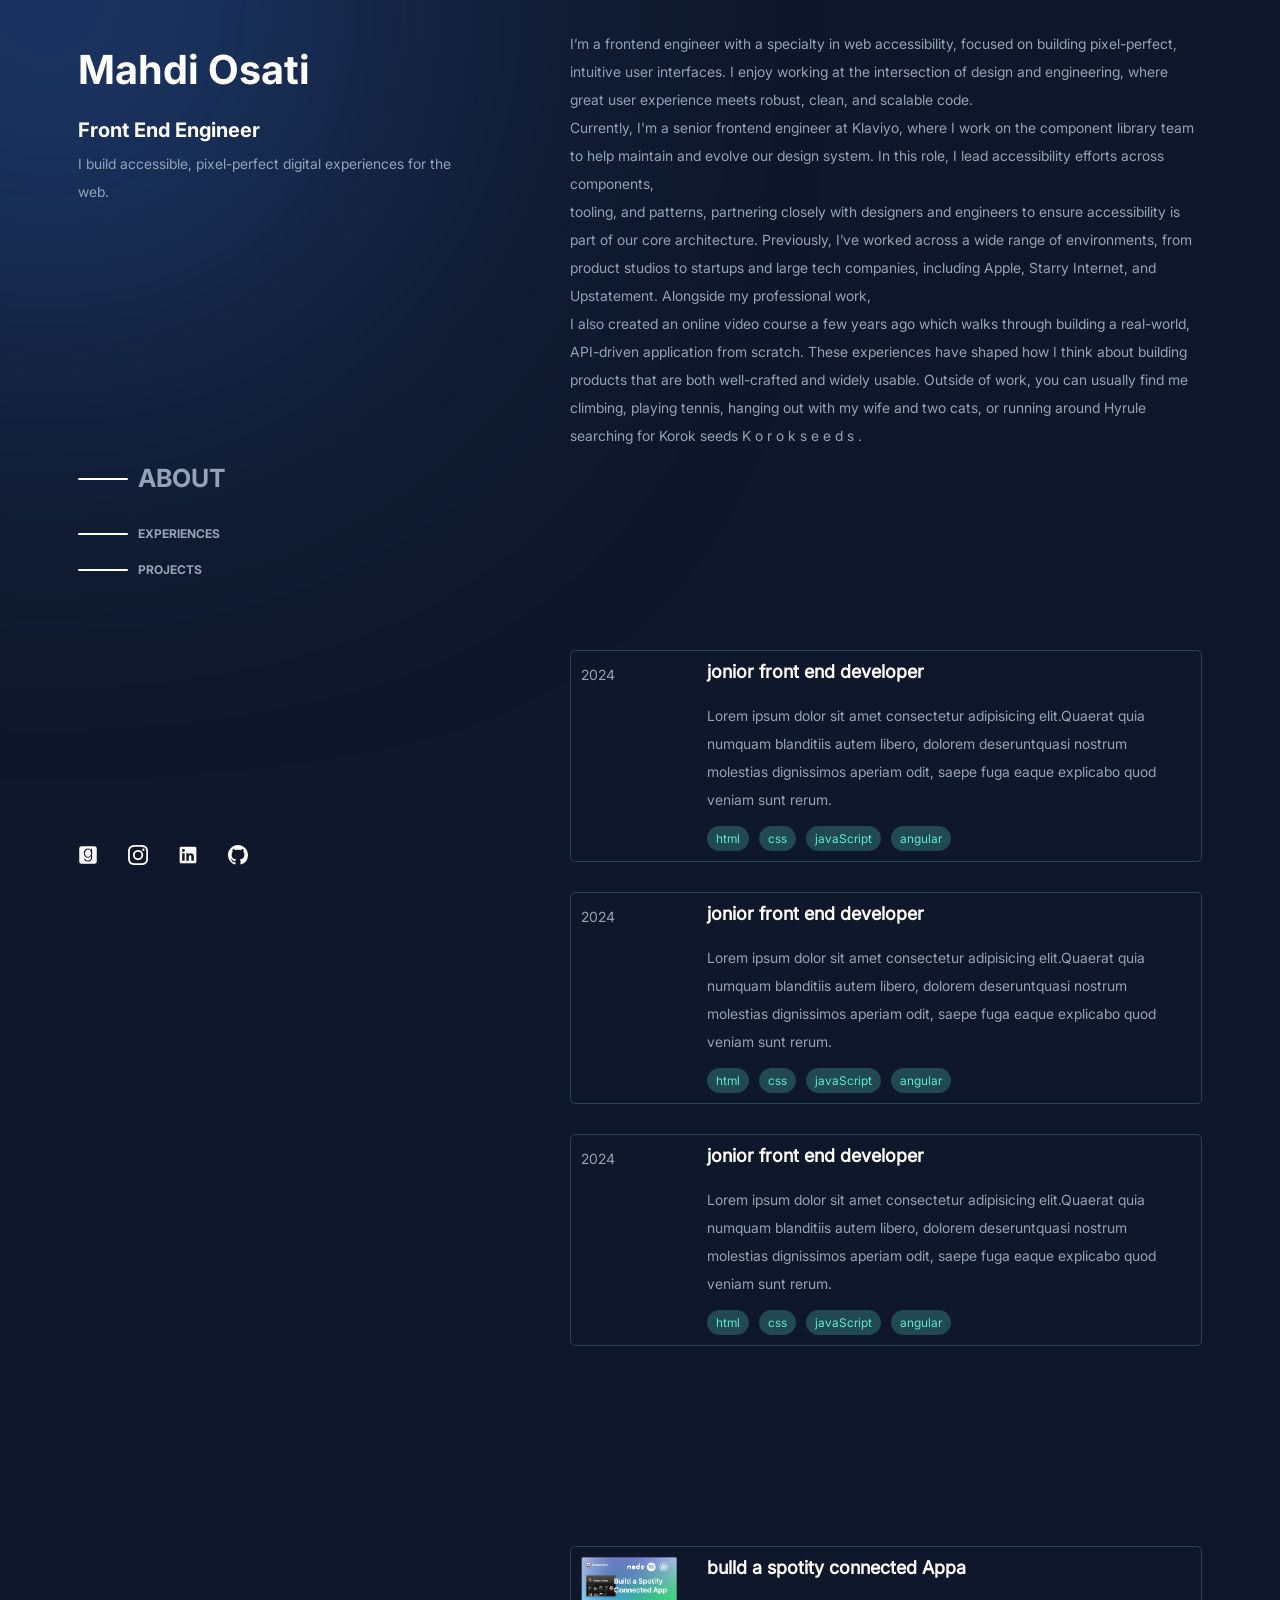
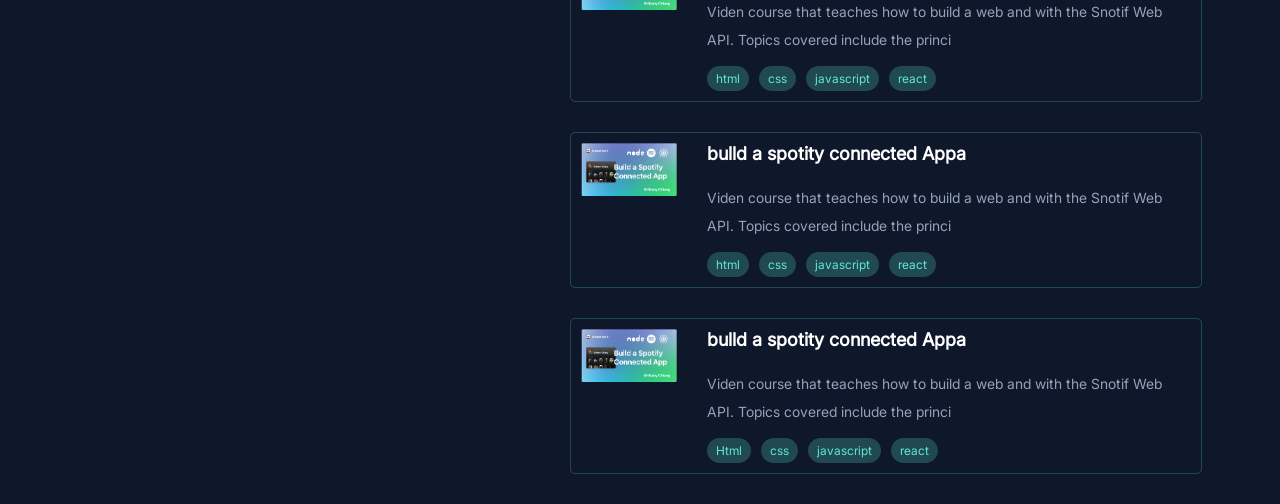
<file: index.html>
<!DOCTYPE html>
<html lang="en">
  <head>
    <meta charset="UTF-8" />
    <meta name="viewport" content="width=device-width, initial-scale=1.0" />
    <title>Document</title>
    <link rel="stylesheet" href="./style/style.css" />
    <link rel="stylesheet" href="./style/font.css" />
  </head>
  <body class="container">
    <div class="hover-circle"></div>    
    <main>
      <section class="profile">
        <div class="profile__bio ">
          <div>
            <h1>Mahdi Osati</h1>
            <h2>Front End Engineer</h2>
            <p>
              I build accessible, pixel-perfect digital experiences for the web.
            </p>

          </div>
        </div>
        <div class="profile__list">
          <ul>
            <li class="item">
              <div class="line"></div>
              <a data-id="about--link" href="#">ABOUT</a>
            </li>
            <li class="item">
              <div class="line"></div>
              <a data-id="experience-link" href="#experience-link"
                >EXPERIENCES</a
              >
            </li>
            <li class="item">
              <div class="line"></div>
              <a data-id="project--link" href="#project--link">PROJECTS</a>
            </li>
          </ul>
        </div>
        <div class="social">
          <!-- g -->
       <svg
            xmlns="http://www.w3.org/2000/svg"
            viewBox="0 0 1024 1024"
            fill="currentColor"
            class="h-6 w-6 icon"
            aria-hidden="true"
            data-label="svg.h-6"
          >
            <path
              d="M663.8 382.4c10.2 74.6-9.4 158-71.8 201.4-44.6 31-105.6 28.2-141.6 11.4-74.2-34.6-99-117.2-93.6-194.4 8.6-121.8 81.8-175.8 150.6-175 93.8-0.4 143.6 63.6 156.4 156.6zM960 176v672c0 61.8-50.2 112-112 112H176c-61.8 0-112-50.2-112-112V176c0-61.8 50.2-112 112-112h672c61.8 0 112 50.2 112 112zM724 626.4s-0.2-68-0.2-434.6h-58v80.6c-1.6 0.6-2.4-1-3.2-2.4-19.2-41.4-71.8-92.6-152-92-103.8 0.8-174.4 62.4-201.2 155.6-8.6 29.8-11.6 60.2-11 91.2 3.4 155.8 90.2 235.6 224.8 230.4 57.8-2.2 109-34 138-90.4 1-2 2.2-3.8 3.4-5.8 0.4 0.2 0.8 0.2 1.2 0.4 0.6 7.6 0.4 61.4 0.2 69-0.4 29.6-4 59-14.4 87-15.6 42-44.6 69.4-89 79-35.6 7.8-71.2 7.6-106.4-2.4-43-12.2-73-38-82.2-83.6-0.6-3.2-2.6-2.6-4.6-2.6h-53.6c1.6 21.2 6.4 40.6 17 58.4 48.4 81 165.4 97 256.4 74.8 99.8-24.6 134.6-109.8 134.8-212.6z"
              fill=""
              class=""
            ></path>
          </svg>

          <!-- instagram -->
          <a href="">
            <svg
              xmlns="http://www.w3.org/2000/svg"
              viewBox="0 0 1000 1000"
              fill="currentColor"
              class="h-6 w-6 icon"
              aria-hidden="true"
            >
              <path
                d="M295.42,6c-53.2,2.51-89.53,11-121.29,23.48-32.87,12.81-60.73,30-88.45,57.82S40.89,143,28.17,175.92c-12.31,31.83-20.65,68.19-23,121.42S2.3,367.68,2.56,503.46,3.42,656.26,6,709.6c2.54,53.19,11,89.51,23.48,121.28,12.83,32.87,30,60.72,57.83,88.45S143,964.09,176,976.83c31.8,12.29,68.17,20.67,121.39,23s70.35,2.87,206.09,2.61,152.83-.86,206.16-3.39S799.1,988,830.88,975.58c32.87-12.86,60.74-30,88.45-57.84S964.1,862,976.81,829.06c12.32-31.8,20.69-68.17,23-121.35,2.33-53.37,2.88-70.41,2.62-206.17s-.87-152.78-3.4-206.1-11-89.53-23.47-121.32c-12.85-32.87-30-60.7-57.82-88.45S862,40.87,829.07,28.19c-31.82-12.31-68.17-20.7-121.39-23S637.33,2.3,501.54,2.56,348.75,3.4,295.42,6m5.84,903.88c-48.75-2.12-75.22-10.22-92.86-17-23.36-9-40-19.88-57.58-37.29s-28.38-34.11-37.5-57.42c-6.85-17.64-15.1-44.08-17.38-92.83-2.48-52.69-3-68.51-3.29-202s.22-149.29,2.53-202c2.08-48.71,10.23-75.21,17-92.84,9-23.39,19.84-40,37.29-57.57s34.1-28.39,57.43-37.51c17.62-6.88,44.06-15.06,92.79-17.38,52.73-2.5,68.53-3,202-3.29s149.31.21,202.06,2.53c48.71,2.12,75.22,10.19,92.83,17,23.37,9,40,19.81,57.57,37.29s28.4,34.07,37.52,57.45c6.89,17.57,15.07,44,17.37,92.76,2.51,52.73,3.08,68.54,3.32,202s-.23,149.31-2.54,202c-2.13,48.75-10.21,75.23-17,92.89-9,23.35-19.85,40-37.31,57.56s-34.09,28.38-57.43,37.5c-17.6,6.87-44.07,15.07-92.76,17.39-52.73,2.48-68.53,3-202.05,3.29s-149.27-.25-202-2.53m407.6-674.61a60,60,0,1,0,59.88-60.1,60,60,0,0,0-59.88,60.1M245.77,503c.28,141.8,115.44,256.49,257.21,256.22S759.52,643.8,759.25,502,643.79,245.48,502,245.76,245.5,361.22,245.77,503m90.06-.18a166.67,166.67,0,1,1,167,166.34,166.65,166.65,0,0,1-167-166.34"
              ></path>
            </svg>
          </a>

          <!-- linkedin -->
          <a href="">
            <svg
              xmlns="http://www.w3.org/2000/svg"
              viewBox="0 0 24 24"
              fill="currentColor"
              class="h-6 w-6 icon"
              aria-hidden="true"
              data-label="svg.h-6"
            >
              <path
                d="M20.5 2h-17A1.5 1.5 0 002 3.5v17A1.5 1.5 0 003.5 22h17a1.5 1.5 0 001.5-1.5v-17A1.5 1.5 0 0020.5 2zM8 19H5v-9h3zM6.5 8.25A1.75 1.75 0 118.3 6.5a1.78 1.78 0 01-1.8 1.75zM19 19h-3v-4.74c0-1.42-.6-1.93-1.38-1.93A1.74 1.74 0 0013 14.19a.66.66 0 000 .14V19h-3v-9h2.9v1.3a3.11 3.11 0 012.7-1.4c1.55 0 3.36.86 3.36 3.66z"
                class="st-current"
                data-label="path"
              ></path>
            </svg>
          </a>

          <!-- github -->
          <a href="">
            <svg
              xmlns="http://www.w3.org/2000/svg"
              viewBox="0 0 16 16"
              fill="currentColor"
              class="h-6 w-6 st-current icon"
              aria-hidden="true"
              data-label="svg.h-6"
            >
              <path
                d="M8 0C3.58 0 0 3.58 0 8c0 3.54 2.29 6.53 5.47 7.59.4.07.55-.17.55-.38 0-.19-.01-.82-.01-1.49-2.01.37-2.53-.49-2.69-.94-.09-.23-.48-.94-.82-1.13-.28-.15-.68-.52-.01-.53.63-.01 1.08.58 1.23.82.72 1.21 1.87.87 2.33.66.07-.52.28-.87.51-1.07-1.78-.2-3.64-.89-3.64-3.95 0-.87.31-1.59.82-2.15-.08-.2-.36-1.02.08-2.12 0 0 .67-.21 2.2.82.64-.18 1.32-.27 2-.27.68 0 1.36.09 2 .27 1.53-1.04 2.2-.82 2.2-.82.44 1.1.16 1.92.08 2.12.51.56.82 1.27.82 2.15 0 3.07-1.87 3.75-3.65 3.95.29.25.54.73.54 1.48 0 1.07-.01 1.93-.01 2.2 0 .21.15.46.55.38A8.013 8.013 0 0016 8c0-4.42-3.58-8-8-8z"
              ></path>
            </svg>
          </a>
        </div>
      </section>

      <section class="detail"  >
        <div class="about spy-section mobile-section  " id="about--link">
          <h3 class="heading">ABOUT</h3>
          <p class="about__paragraph">
            I’m a frontend engineer with a specialty in web accessibility,
            focused on building pixel-perfect, intuitive user interfaces. I
            enjoy working at the intersection of design and engineering, where
            great user experience meets robust, clean, and scalable code. <br />
            Currently, I'm a senior frontend engineer at Klaviyo, where I work
            on the component library team to help maintain and evolve our design
            system. In this role, I lead accessibility efforts across
            components, <br />
            tooling, and patterns, partnering closely with designers and
            engineers to ensure accessibility is part of our core architecture.
            Previously, I’ve worked across a wide range of environments, from
            product studios to startups and large tech companies, including
            Apple, Starry Internet, and Upstatement. Alongside my professional
            work, <br />
            I also created an online video course a few years ago which walks
            through building a real-world, API-driven application from scratch.
            These experiences have shaped how I think about building products
            that are both well-crafted and widely usable. Outside of work, you
            can usually find me climbing, playing tennis, hanging out with my
            wife and two cats, or running around Hyrule searching for Korok
            seeds K o r o k s e e d s .
          </p>
        </div>
        <!-- experience -->
        <section class="experience--box mobile-section"  >
          <h3 class="heading">Experience</h3>
          <div class="experience-box spy-section" id="experience-link" >
            <!-- <a href="" class="experience--link">
               <div class="experience margin-top">
                 <p class="experience__year">2024</p>
                 <div class="experience__title">
                   <h3>jonior front end developer</h3>
                   <p>
                     Lorem ipsum dolor sit amet consectetur adipisicing elit.
                     Quaerat quia numquam blanditiis autem libero, dolorem deserunt
                     quasi nostrum molestias dignissimos aperiam odit, saepe fuga
                     eaque explicabo quod veniam sunt rerum.
                   </p>
                   <div class="experience__badge">
                     <span>html</span>
                     <span>Css</span>
                     <span>javaScript</span>
                     <span>Angular</span>
   
                   </div>
                 </div>
               </div>
             </a> -->
          </div>
        </section>
        <section class="project--box mobile-section">
          <h3 class="heading">PROJECTS</h3>
          <div class="projects spy-section" id="project--link">
            <!-- <a href="">
      <div class="project margin-top  hover">
        <div class="product__img">
          <img
            class="project__img--img"
            src="./assets/images/project-image/image.png.jpeg"
            alt=""
          />
        </div>
        <div class="project__detail">
          <h3>bulld a spotity connected Appa</h3>
          <p>
            Viden course that teaches how to build a web and with the Snotif
            Web API. Topics covered include the principles of REST APIs,
            user auth flows, Node, Express, React, Styled Components
          </p>
          <div class="experience__badge">
              <span>html</span>
              <span>Css</span>
              <span>javaScript</span>
              <span>Angular</span>
  
            </div>
        </div>
      </div>
  
    </a> -->
          </div>
        </section>
      </section>
    </main>
    <script src="./app.js"></script>
  </body>
</html>
</file>
<file: style/style.css>
* {
  padding: 0;
  margin: 0;
  list-style: none;
  text-decoration: none;
  box-sizing: border-box;
}

:root {
  --color-bgc: #0f172a;
  --color-link: #5eead4;
  --color-link-hover: #5eead53c;

  --color-bgc-link: #051513;
  --color-text: #94a3b8;
  --color-heading: #fff;
  --color-ring: rgba(59, 130, 246, 0.5);
  --color-hover: rgba(145, 168, 214, 0.136);
}

html {
  font-size: 62.5%;
  scroll-behavior: smooth;
}

body,
h1,
h2,
a {
  font-family: "inter";
}
p {
  font-family: "inter-regular";
}
h1 {
  font-size: 4.8rem;
  color: var(--color-heading);
}
h2 {
  font-size: 2rem;
  color: var(--color-heading);
}
h3 {
  font-size: 1.8rem;
  color: var(--color-heading);
  font-family: "inter-regular";
  margin-bottom: 2rem;
}

p {
  font-size: 1.4rem;
  color: var(--color-text);
}
li,
a {
  font-size: 1.2rem;
}
.container {
  max-width: 1184px;
  margin: auto;
  background: #0f172a;

}
.hover-circle {
  position: fixed;
  width: 600px;
  height: 600px;
  border-radius: 50%;
  pointer-events: none; /* موس رو نگیره */
  background: var(--color-ring);
  filter: blur(200px); /* لبه‌های نرم */
  transform: translate(-50%, -50%);
  transition: left 0.01s ease, top 0.01 ease;
}



.heading {
  text-align: center;
  margin-bottom: 0.5rem;
}
@media screen and (min-width: 768px) {
  .heading {
    display: none;
  }
}

/* main */
main {
  display: grid;
  grid-template-columns: 1fr;
  gap: 3rem;
  align-items: flex-start;
}

/* for tablet */
@media screen and (min-width: 768px) {
  main {
    grid-template-columns: 2fr 3fr;
  }
  h1 {
    font-size: 4rem;
  }
}

/* for desktop  */
@media screen and (min-width: 1024px) {
  main {
    grid-template-columns: 2fr 3fr;
  }
}

.profile {
  height: 100vh;
  padding: 3rem;
  display: flex;
  flex-direction: column;
  justify-content: space-between;
  position: sticky;
  top: 0;
  bottom: 0;
  overflow-y: hidden;
}
.profile__bio {
  line-height: 2;
}


/* LIST  */
.line {
  width: 50px;
  height: 2px;
  border-radius: 10px;
  background-color: #fff;
  margin-right: 1rem;
}

.item {
  display: flex;
  justify-content: flex-start;
  align-items: center;
  line-height: 3;
}
.item a {
  color: var(--color-text);
}
.item a:hover {
  color: var(--color-heading);
  transition: all 0.5s;
}

@media screen and (max-width: 768px) {
  .profile__list {
    display: none;
  }
}

.active {
  font-size: 2.5rem;
  transition: all 0.5s;
}

@media screen and (max-width: 768px) {
  .profile {
    display: flex;
    flex-direction: column;
    padding: 2rem;
    justify-content: flex-start;
    position: static;
    height: auto;
  }
}

/* social */
.social {
  display: flex;
  justify-content: flex-start;
  margin-top: 2rem;
  gap: 3rem;
}

.icon {
  width: 24px;
  height: 24px;
  color: var(--color-heading);
  cursor: pointer;
}

/* detail */

.detail {
  padding: 3rem;
  overflow-y: scroll;
  align-items: flex-start;
}
.detail p {
  line-height: 2;
}
.experience--box {
  margin-top: 20rem;
}

/* experience */

.experience {
  display: grid;
  gap: 3rem;
  grid-template-columns: 2fr 10fr;
  align-items: flex-start;
  border-radius: 0.5rem;
  padding: 1rem;
}
@media screen and (max-width: 768px) {
  .experience {
    grid-template-columns: 1fr;
  }
}
.margin-top {
  margin-top: 3rem;
}

.hover:hover h3 {
  color: var(--color-link);
}
.hover:hover .experience,
.hover:hover {
  background-color: var(--color-hover);
  transition: all 0.2s;
}

/* badge */
span {
  padding: 0.5rem 0.9rem;
  color: var(--color-link);
  border-radius: 30px;
  font-family: "inter-regular";
  background-color: var(--color-link-hover);
}
.experience__badge {
  margin-top: 1.2rem;
  display: flex;
  gap: 1rem;
}

/* project */
.project--box {
  margin-top: 20rem;
}

.project {
  display: grid;
  grid-template-columns: 2fr 10fr;
  gap: 3rem;
  padding: 1rem;
  border-radius: 0.5rem;
  cursor: pointer;
}

@media screen and (max-width: 768px) {
  .project {
    grid-template-columns: 1fr;
  }
}

.project__img--img {
  width: 100%;
}

.box {
  border: 0.01px solid var(--color-link-hover);
}

/* 
/* mobile secion  */

.icon{
  width: 20px;
}
</file>
<file: style/font.css>
@font-face {
    font-family: "inter";
    src: url(../assets/fonts/Inter_18pt-Bold.ttf);
}

@font-face {
    font-family: "inter-regular";
    src: url(../assets/fonts/Inter_18pt-Regular.ttf);
}
</file>
